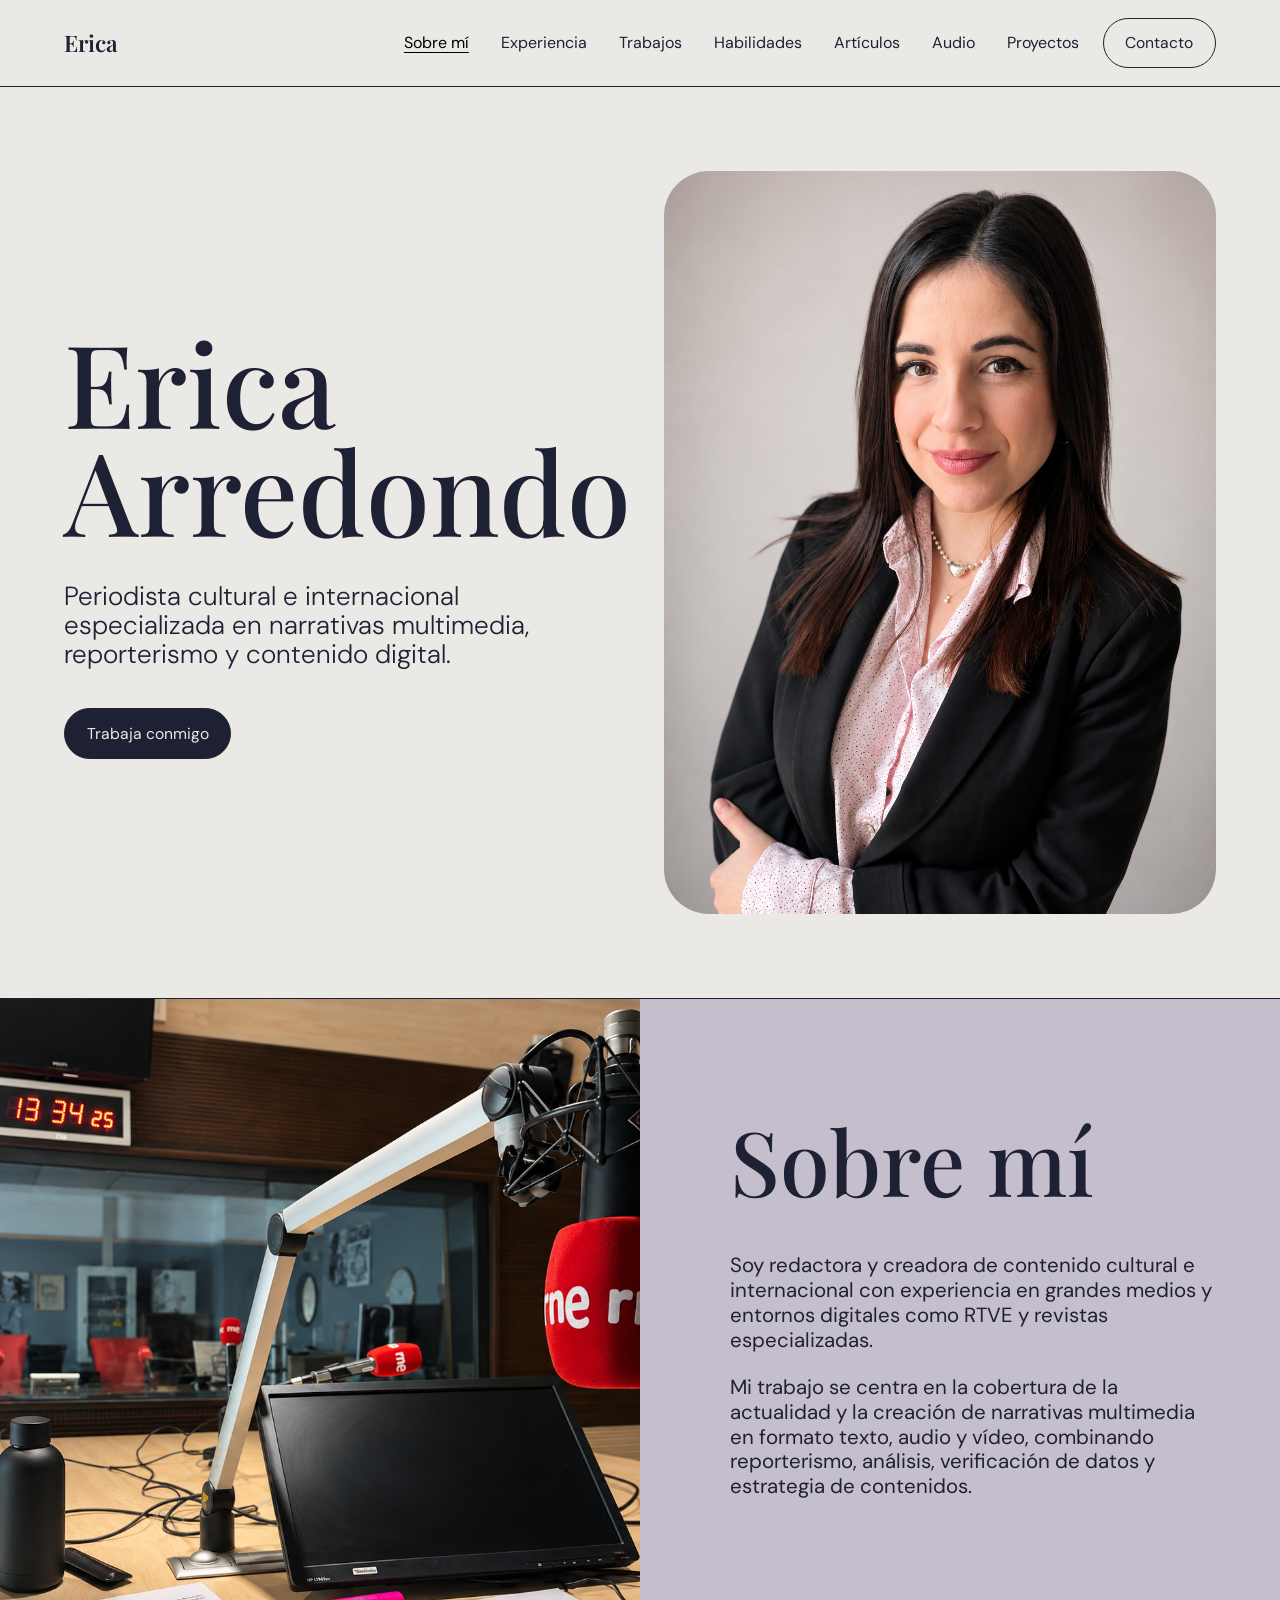
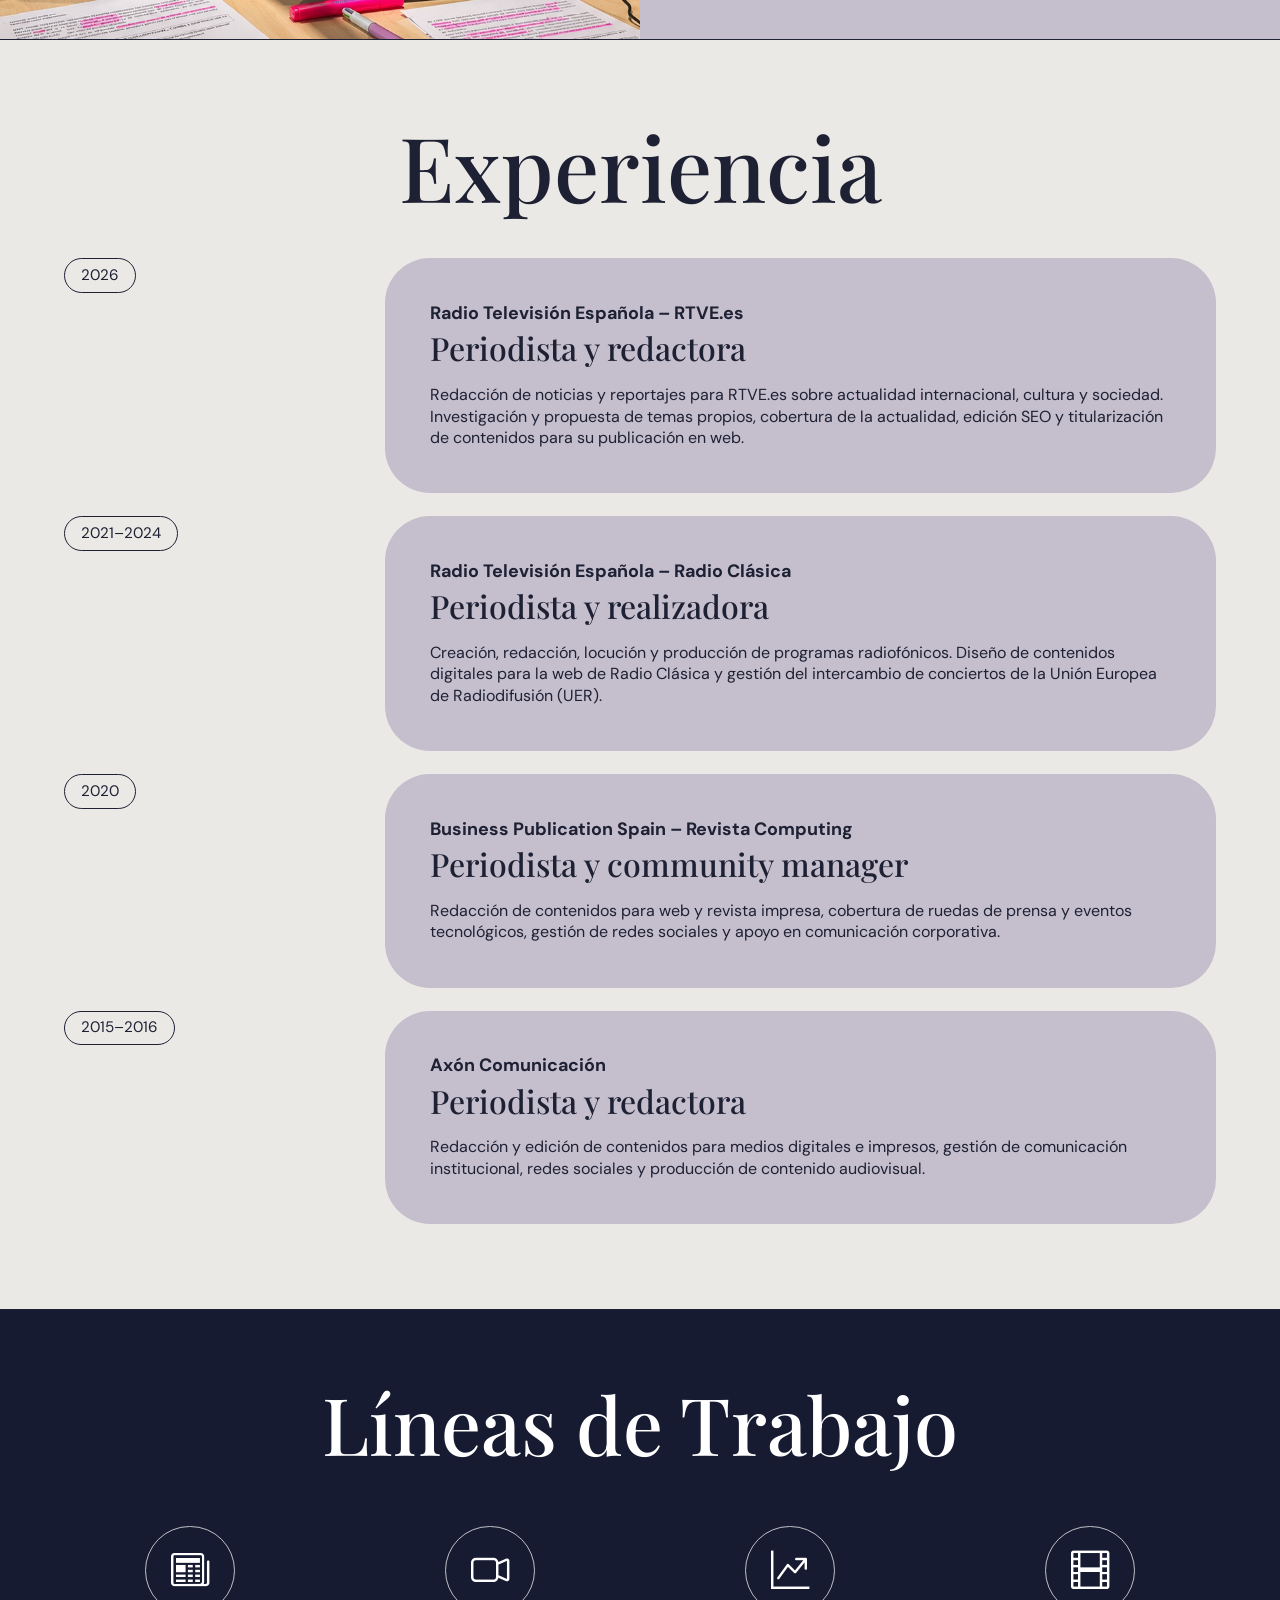
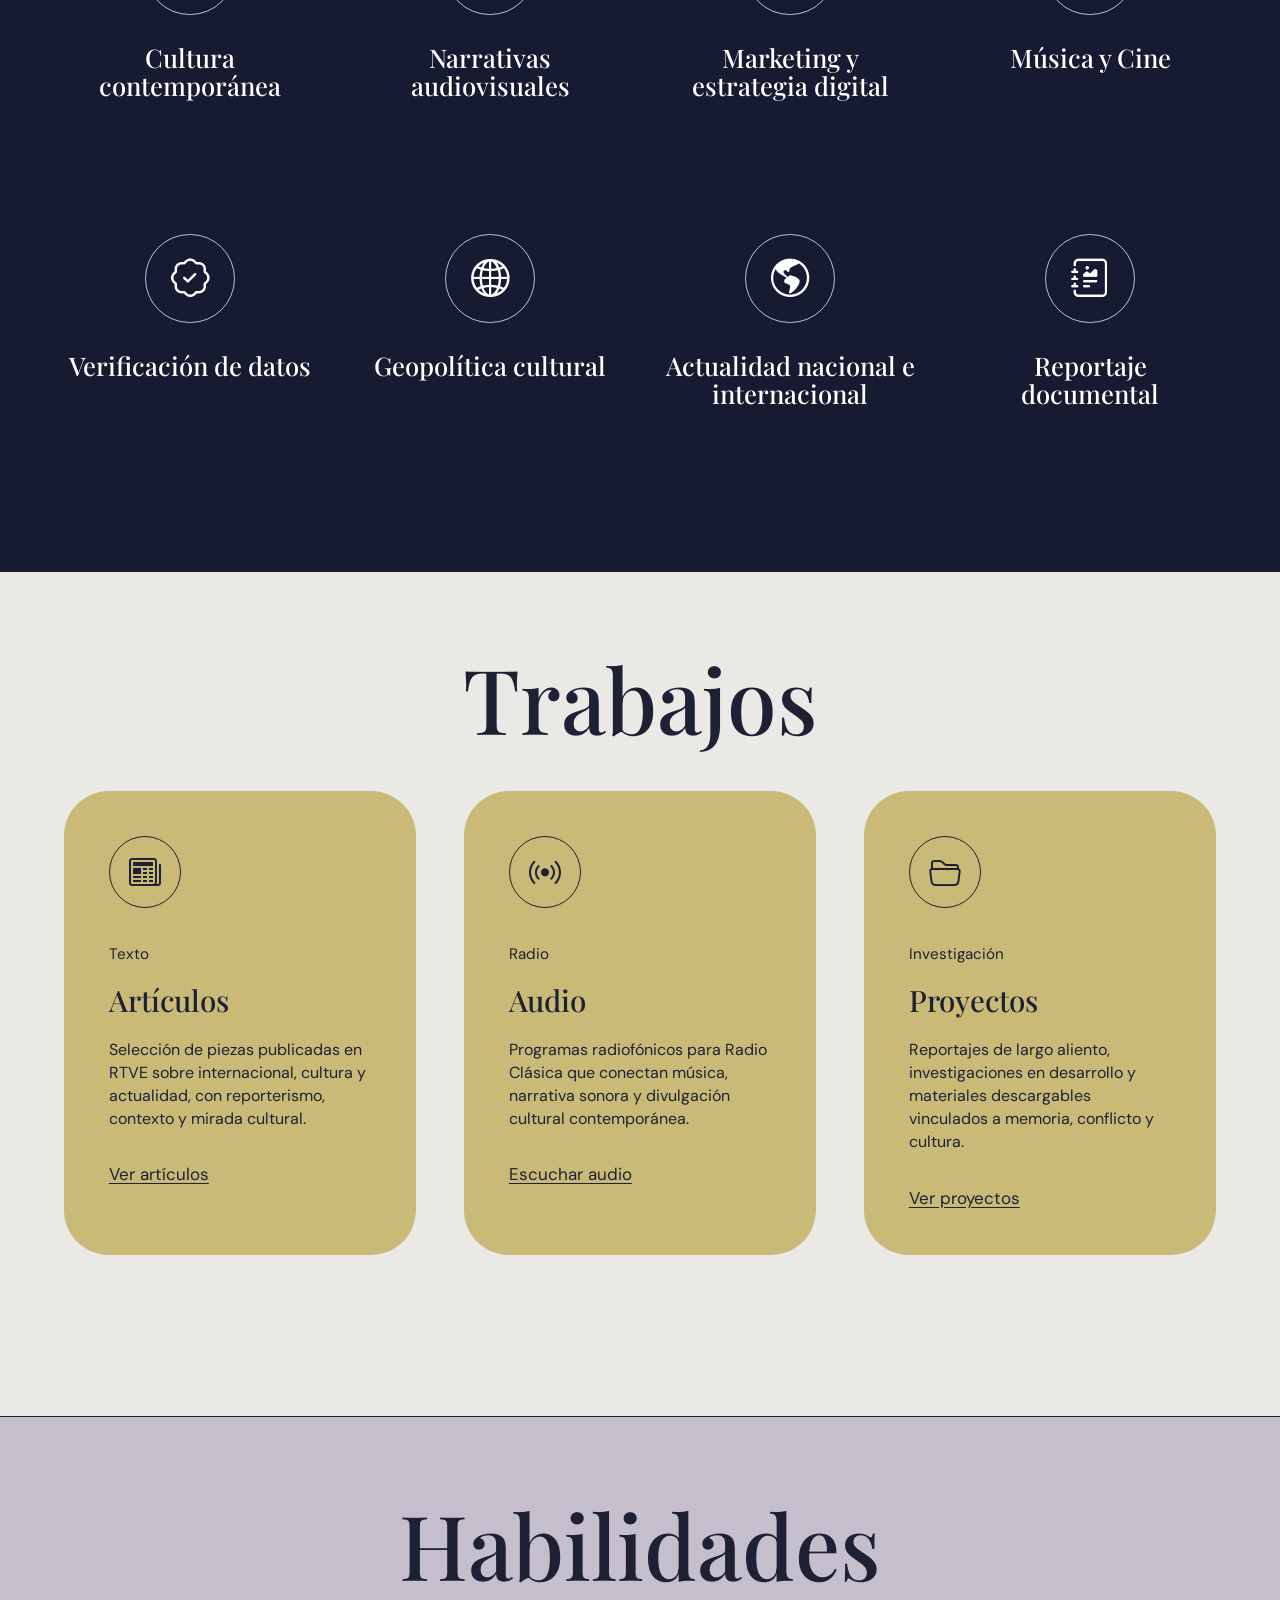
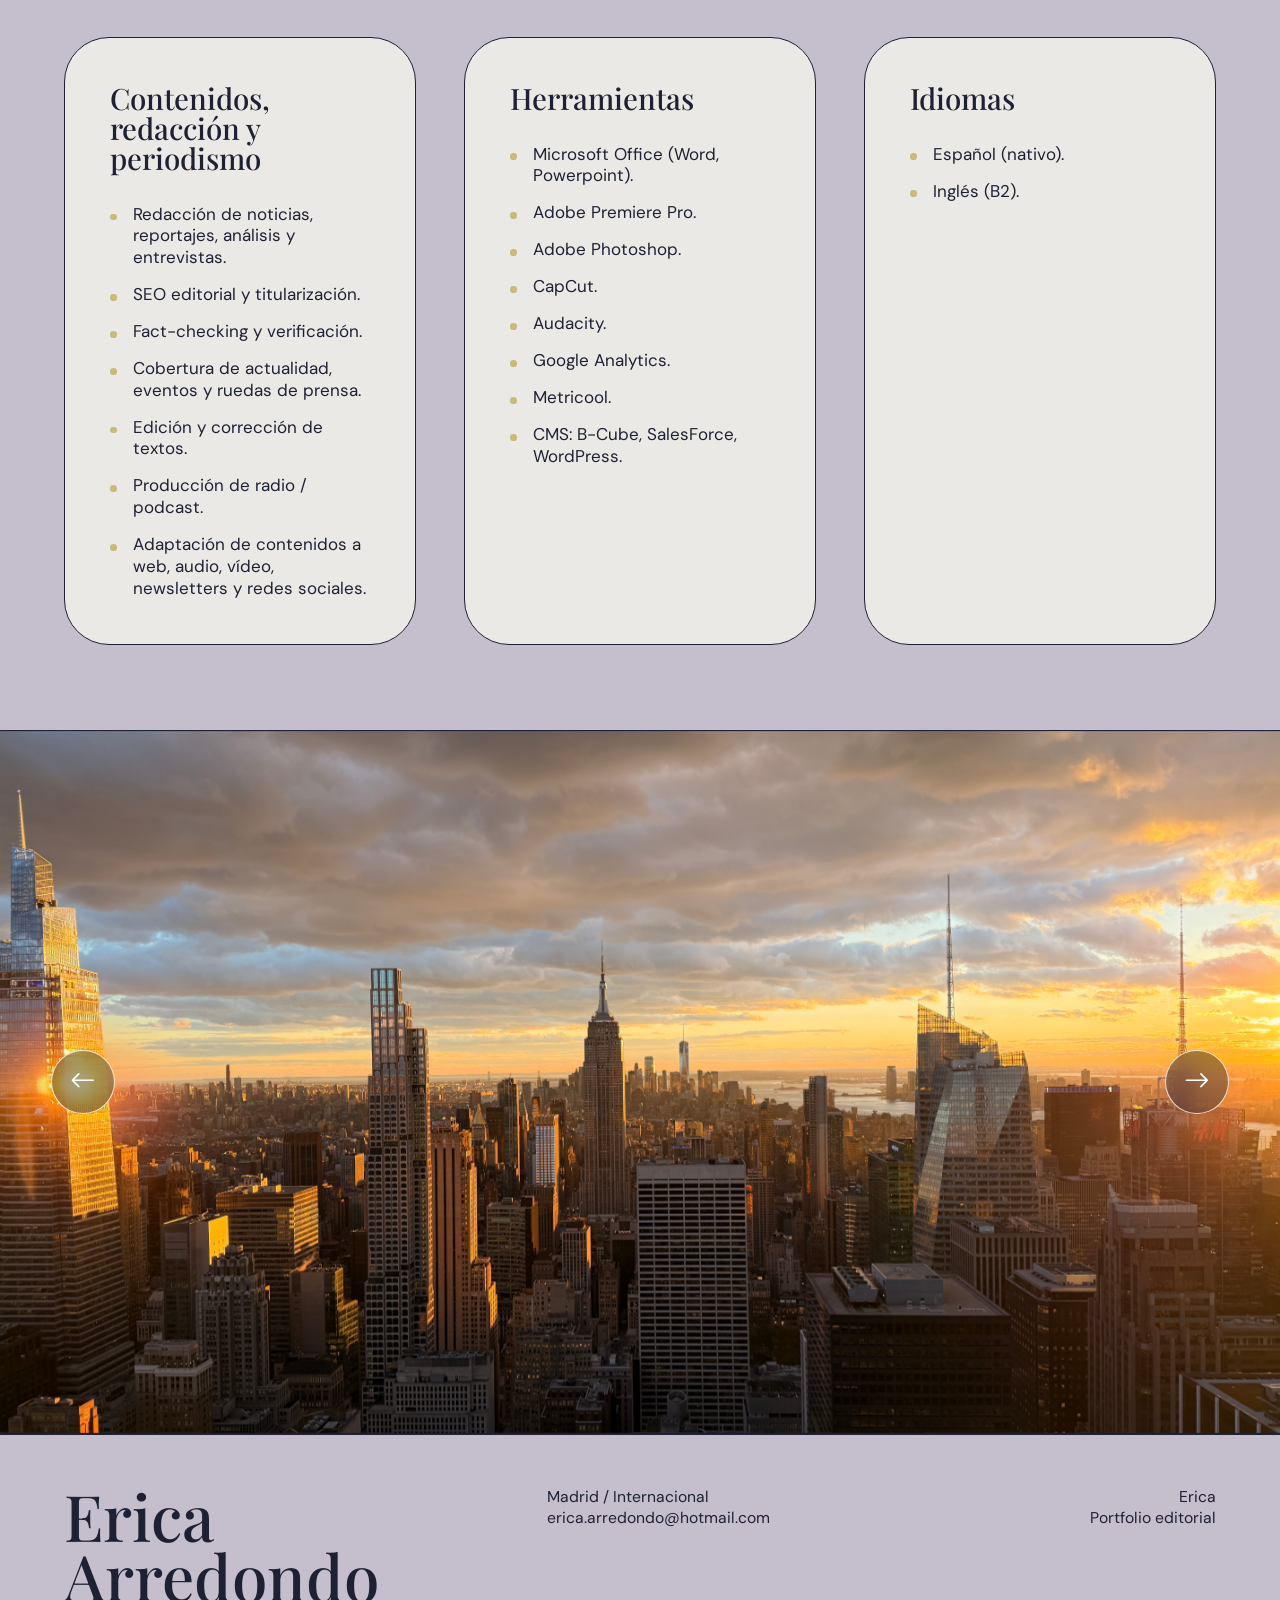
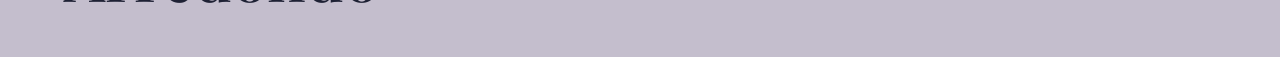
<file: index.html>
<!doctype html>
<html lang="es">
  <head>
    <meta charset="utf-8">
    <meta name="viewport" content="width=device-width, initial-scale=1">
    <meta name="description" content="Portfolio de Erica, periodista cultural e internacional especializada en narrativas multimedia.">
    <title>Erica</title>
    <link rel="preconnect" href="https://fonts.googleapis.com">
    <link rel="preconnect" href="https://fonts.gstatic.com" crossorigin>
    <link href="https://fonts.googleapis.com/css2?family=DM+Sans:wght@300;400;500;700&family=Playfair+Display:wght@500;600&display=swap" rel="stylesheet">
    <link href="https://cdn.jsdelivr.net/npm/bootstrap@5.3.3/dist/css/bootstrap.min.css" rel="stylesheet">
    <link href="https://cdn.jsdelivr.net/npm/bootstrap-icons@1.11.3/font/bootstrap-icons.css" rel="stylesheet">
    <link rel="stylesheet" href="css/style.css">
  </head>
  <body data-page="index">
    <div data-include="partials/navbar.html"></div>

    <main>
      <section class="hero section-divider">
        <div class="container-fluid page-shell">
          <div class="row g-4 g-lg-5 align-items-stretch">
            <div class="col-lg-6 hero-copy">
              <h1>Erica Arredondo</h1>
              <p class="hero-subtitle">Periodista cultural e internacional especializada en narrativas multimedia, reporterismo y contenido digital.</p>
              <a class="btn btn-dark hero-button" href="mailto:erica.arredondo@hotmail.com">Trabaja conmigo</a>
            </div>
            <div class="col-lg-6">
              <figure class="hero-image">
                <img src="images/hero.png" alt="Retrato editorial">
              </figure>
            </div>
          </div>
        </div>
      </section>

      <section id="sobre-mi" class="about section-divider">
        <div class="container-fluid px-0">
          <div class="row g-0 align-items-stretch">
            <div class="col-lg-6 order-2 order-lg-1">
              <figure class="about-image">
                <img src="images/about.png" alt="Mesa de trabajo con portátil">
              </figure>
            </div>
            <div class="col-lg-6 order-1 order-lg-2 about-copy">
              <h2>Sobre mí</h2>
              <p>
                Soy redactora y creadora de contenido cultural e internacional con experiencia en grandes medios y entornos digitales como RTVE y revistas especializadas.
              </p>
              <p>
                Mi trabajo se centra en la cobertura de la actualidad y la creación de narrativas multimedia en formato texto, audio y vídeo, combinando reporterismo, análisis, verificación de datos y estrategia de contenidos.
              </p>
            </div>
          </div>
        </div>
      </section>

      <section id="experiencia" class="experience section-divider">
        <div class="container-fluid page-shell">
          <div class="experience-heading">
            <h2>Experiencia</h2>
          </div>
          <div class="experience-list">
            <article class="experience-item">
              <div class="experience-date">2026</div>
              <div class="experience-content">
                <p class="experience-company">Radio Televisión Española – RTVE.es</p>
                <h3>Periodista y redactora</h3>
                <p>Redacción de noticias y reportajes para RTVE.es sobre actualidad internacional, cultura y sociedad. Investigación y propuesta de temas propios, cobertura de la actualidad, edición SEO y titularización de contenidos para su publicación en web.</p>
              </div>
            </article>
            <article class="experience-item">
              <div class="experience-date">2021–2024</div>
              <div class="experience-content">
                <p class="experience-company">Radio Televisión Española – Radio Clásica</p>
                <h3>Periodista y realizadora</h3>
                <p>Creación, redacción, locución y producción de programas radiofónicos. Diseño de contenidos digitales para la web de Radio Clásica y gestión del intercambio de conciertos de la Unión Europea de Radiodifusión (UER).</p>
              </div>
            </article>
            <article class="experience-item">
              <div class="experience-date">2020</div>
              <div class="experience-content">
                <p class="experience-company">Business Publication Spain – Revista Computing</p>
                <h3>Periodista y community manager</h3>
                <p>Redacción de contenidos para web y revista impresa, cobertura de ruedas de prensa y eventos tecnológicos, gestión de redes sociales y apoyo en comunicación corporativa.</p>
              </div>
            </article>
            <article class="experience-item">
              <div class="experience-date">2015–2016</div>
              <div class="experience-content">
                <p class="experience-company">Axón Comunicación</p>
                <h3>Periodista y redactora</h3>
                <p>Redacción y edición de contenidos para medios digitales e impresos, gestión de comunicación institucional, redes sociales y producción de contenido audiovisual.</p>
              </div>
            </article>
          </div>
        </div>
      </section>

      <section class="expertise section-divider">
        <div class="container-fluid page-shell">
          <h2>Líneas de Trabajo</h2>
          <div class="row row-cols-1 row-cols-sm-2 row-cols-lg-4 g-4 g-xl-5">
            <div class="col">
              <article class="expertise-item">
                <i class="bi bi-newspaper"></i>
                <h3>Cultura contemporánea</h3>
              </article>
            </div>
            <div class="col">
              <article class="expertise-item">
                <i class="bi bi-camera-video"></i>
                <h3>Narrativas audiovisuales</h3>
              </article>
            </div>
            <div class="col">
              <article class="expertise-item">
                <i class="bi bi-graph-up-arrow"></i>
                <h3>Marketing y estrategia digital</h3>
              </article>
            </div>
            <div class="col">
              <article class="expertise-item">
                <i class="bi bi-film"></i>
                <h3>Música y Cine</h3>
              </article>
            </div>
            <div class="col">
              <article class="expertise-item">
                <i class="bi bi-patch-check"></i>
                <h3>Verificación de datos</h3>
              </article>
            </div>
            <div class="col">
              <article class="expertise-item">
                <i class="bi bi-globe2"></i>
                <h3>Geopolítica cultural</h3>
              </article>
            </div>
            <div class="col">
              <article class="expertise-item">
                <i class="bi bi-globe-americas"></i>
                <h3>Actualidad nacional e internacional</h3>
              </article>
            </div>
            <div class="col">
              <article class="expertise-item">
                <i class="bi bi-journal-richtext"></i>
                <h3>Reportaje documental</h3>
              </article>
            </div>
          </div>
        </div>
      </section>

      <section id="trabajos" class="work section-divider">
        <div class="container-fluid page-shell">
          <h2>Trabajos</h2>
          <div class="row g-4 g-xl-5 work-grid">
            <div class="col-lg-4">
              <article class="work-card">
                <i class="bi bi-newspaper work-icon"></i>
                <p class="work-kicker">Texto</p>
                <h3>Artículos</h3>
                <p>Selección de piezas publicadas en RTVE sobre internacional, cultura y actualidad, con reporterismo, contexto y mirada cultural.</p>
                <a href="articulos.html">Ver artículos</a>
              </article>
            </div>
            <div class="col-lg-4">
              <article class="work-card">
                <i class="bi bi-broadcast work-icon"></i>
                <p class="work-kicker">Radio</p>
                <h3>Audio</h3>
                <p>Programas radiofónicos para Radio Clásica que conectan música, narrativa sonora y divulgación cultural contemporánea.</p>
                <a href="audio.html">Escuchar audio</a>
              </article>
            </div>
            <div class="col-lg-4">
              <article class="work-card">
                <i class="bi bi-folder2-open work-icon"></i>
                <p class="work-kicker">Investigación</p>
                <h3>Proyectos</h3>
                <p>Reportajes de largo aliento, investigaciones en desarrollo y materiales descargables vinculados a memoria, conflicto y cultura.</p>
                <a href="proyectos.html">Ver proyectos</a>
              </article>
            </div>
          </div>
        </div>
      </section>

      <section id="habilidades" class="skills section-divider">
        <div class="container-fluid page-shell">
          <h2>Habilidades</h2>
          <div class="row g-4 g-xl-5">
            <div class="col-lg-4">
              <article class="skill-card">
                <h3>Contenidos, redacción y periodismo</h3>
                <ul>
                  <li>Redacción de noticias, reportajes, análisis y entrevistas.</li>
                  <li>SEO editorial y titularización.</li>
                  <li>Fact-checking y verificación.</li>
                  <li>Cobertura de actualidad, eventos y ruedas de prensa.</li>
                  <li>Edición y corrección de textos.</li>
                  <li>Producción de radio / podcast.</li>
                  <li>Adaptación de contenidos a web, audio, vídeo, newsletters y redes sociales.</li>
                </ul>
              </article>
            </div>
            <div class="col-lg-4">
              <article class="skill-card">
                <h3>Herramientas</h3>
                <ul>
                  <li>Microsoft Office (Word, Powerpoint).</li>
                  <li>Adobe Premiere Pro.</li>
                  <li>Adobe Photoshop.</li>
                  <li>CapCut.</li>
                  <li>Audacity.</li>
                  <li>Google Analytics.</li>
                  <li>Metricool.</li>
                  <li>CMS: B-Cube, SalesForce, WordPress.</li>
                </ul>
              </article>
            </div>
            <div class="col-lg-4">
              <article class="skill-card">
                <h3>Idiomas</h3>
                <ul>
                  <li>Español (nativo).</li>
                  <li>Inglés (B2).</li>
                </ul>
              </article>
            </div>
          </div>
        </div>
      </section>

      <section class="image-slider section-divider" aria-label="Galería visual">
        <div id="visualSlider" class="carousel slide carousel-fade" data-bs-ride="carousel" data-bs-interval="5000">
          <div class="carousel-inner">
            <div class="carousel-item active" data-bs-interval="5000">
              <img src="images/slider-1.jpg" class="d-block w-100" alt="Trabajo visual de ejemplo 1">
            </div>
            <div class="carousel-item" data-bs-interval="5000">
              <img src="images/slider-2.jpg" class="d-block w-100" alt="Trabajo visual de ejemplo 2">
            </div>
            <div class="carousel-item" data-bs-interval="5000">
              <img src="images/slider-3.jpg" class="d-block w-100" alt="Trabajo visual de ejemplo 3">
            </div>
          </div>
          <button class="carousel-control-prev slider-arrow slider-arrow-prev" type="button" data-bs-target="#visualSlider" data-bs-slide="prev" aria-label="Imagen anterior">
            <span class="slider-arrow-icon" aria-hidden="true">
              <i class="bi bi-arrow-left"></i>
            </span>
          </button>
          <button class="carousel-control-next slider-arrow slider-arrow-next" type="button" data-bs-target="#visualSlider" data-bs-slide="next" aria-label="Imagen siguiente">
            <span class="slider-arrow-icon" aria-hidden="true">
              <i class="bi bi-arrow-right"></i>
            </span>
          </button>
        </div>
      </section>
    </main>

    <div data-include="partials/footer.html"></div>

    <script src="js/includes.js"></script>
    <script src="https://cdn.jsdelivr.net/npm/bootstrap@5.3.3/dist/js/bootstrap.bundle.min.js"></script>
  </body>
</html>
</file>
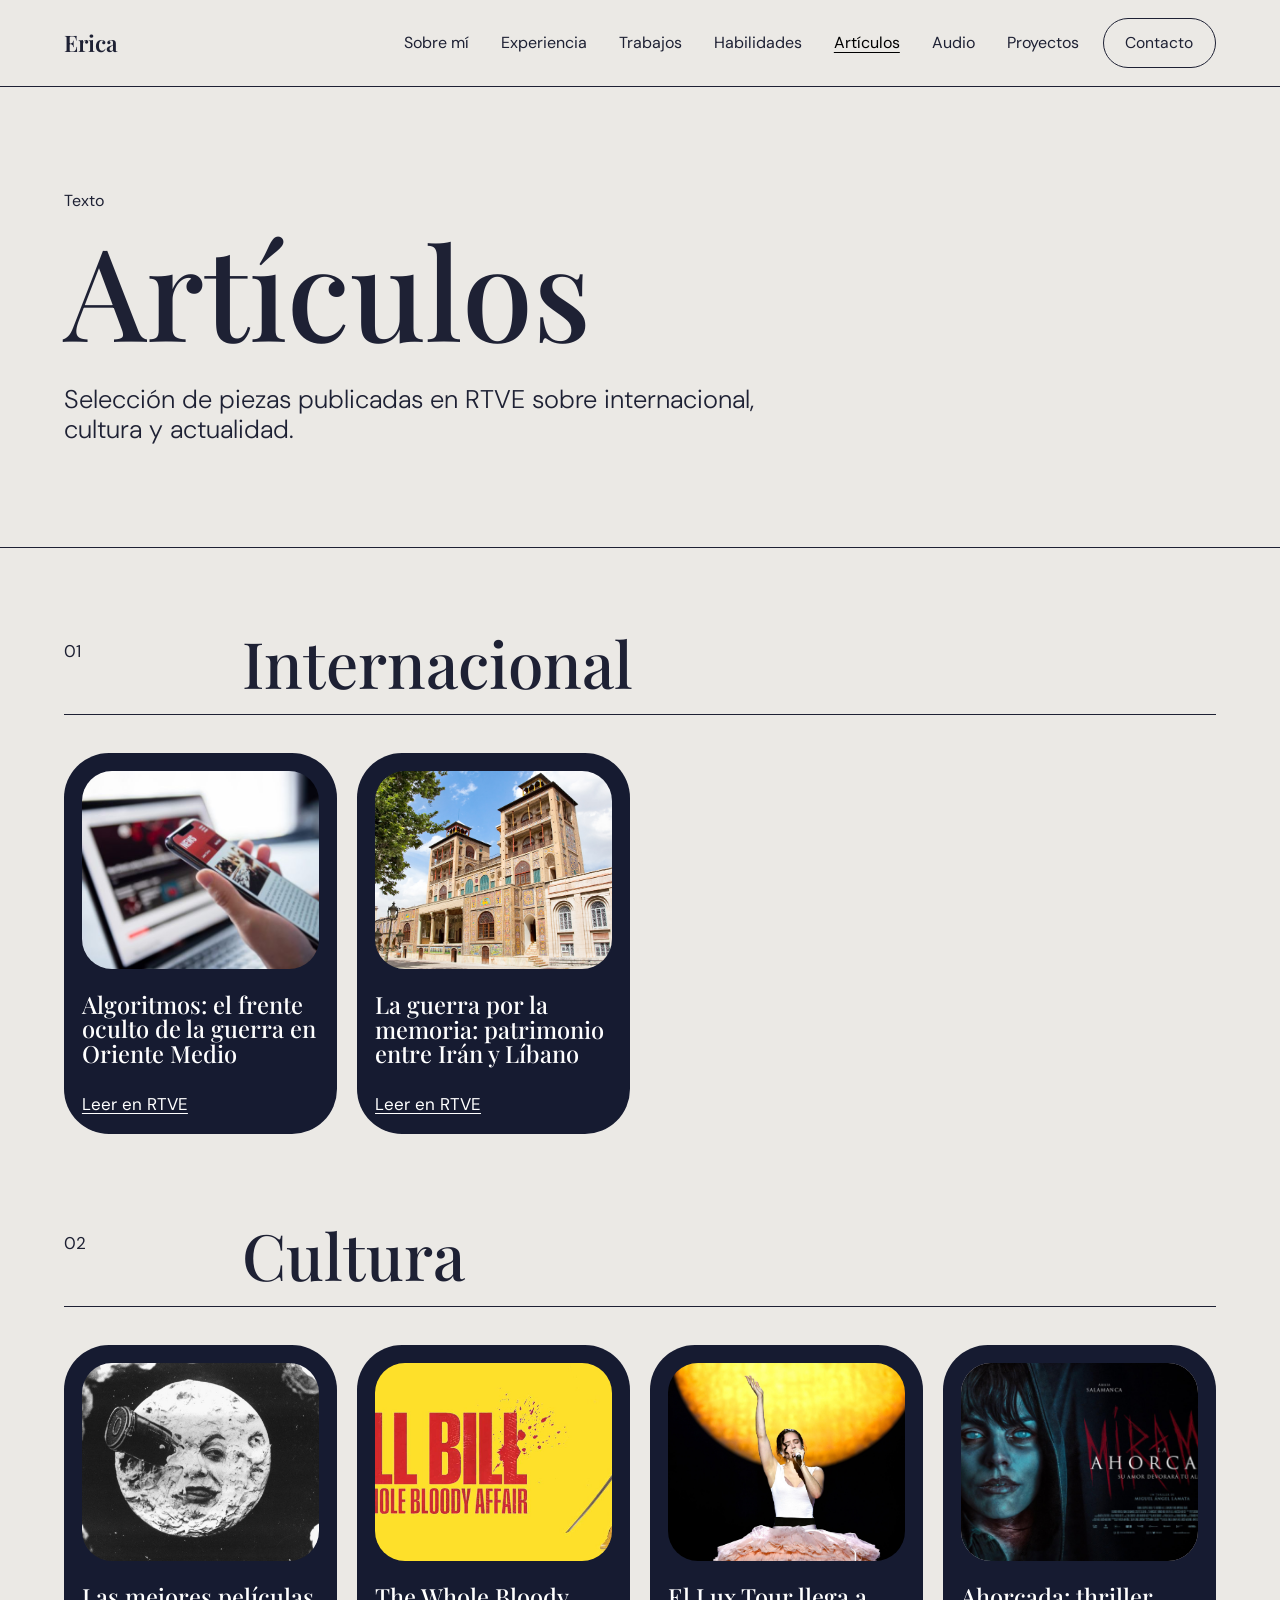
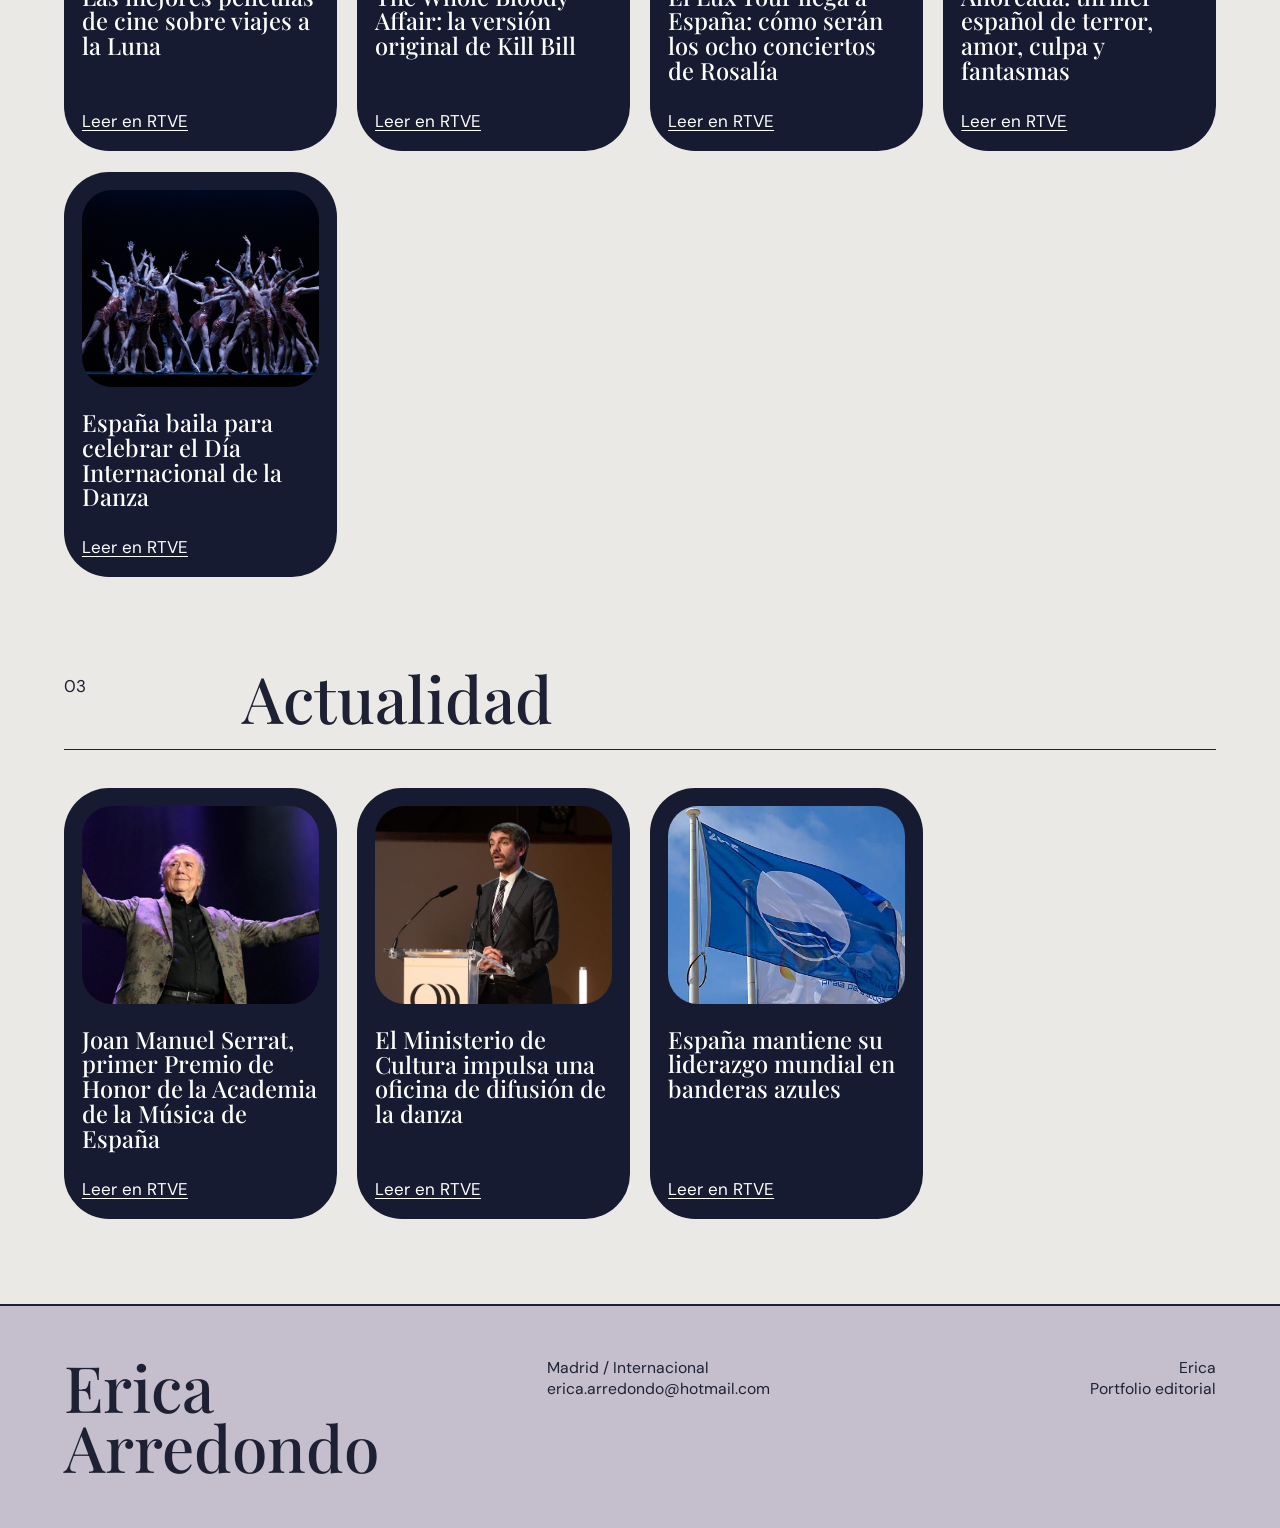
<file: articulos.html>
<!doctype html>
<html lang="es">
  <head>
    <meta charset="utf-8">
    <meta name="viewport" content="width=device-width, initial-scale=1">
    <meta name="description" content="Artículos publicados por Erica Arredondo.">
    <title>Artículos | Erica</title>
    <link rel="preconnect" href="https://fonts.googleapis.com">
    <link rel="preconnect" href="https://fonts.gstatic.com" crossorigin>
    <link href="https://fonts.googleapis.com/css2?family=DM+Sans:wght@300;400;500;700&family=Playfair+Display:wght@500;600&display=swap" rel="stylesheet">
    <link href="https://cdn.jsdelivr.net/npm/bootstrap@5.3.3/dist/css/bootstrap.min.css" rel="stylesheet">
    <link href="https://cdn.jsdelivr.net/npm/bootstrap-icons@1.11.3/font/bootstrap-icons.css" rel="stylesheet">
    <link rel="stylesheet" href="css/style.css">
  </head>
  <body data-page="articulos">
    <div data-include="partials/navbar.html"></div>

    <main>
      <section class="listing-hero section-divider">
        <div class="container-fluid page-shell">
          <p class="listing-kicker">Texto</p>
          <h1>Artículos</h1>
          <p>Selección de piezas publicadas en RTVE sobre internacional, cultura y actualidad.</p>
        </div>
      </section>

      <section class="listing-section section-divider">
        <div class="container-fluid page-shell">
          <div class="category-block">
            <div class="category-heading">
              <p>01</p>
              <h2>Internacional</h2>
            </div>
            <div class="entry-grid">
              <article class="entry-card">
                <figure class="entry-media">
                  <img src="images/articulos/algoritmos-guerra-oriente-medio.jpg" alt="">
                </figure>
                <p class="entry-meta">RTVE · Internacional</p>
                <h3>Algoritmos: el frente oculto de la guerra en Oriente Medio</h3>
                <a href="https://www.rtve.es/noticias/20260502/algoritmos-frente-oculto-guerra-oriente-medio/17035298.shtml" target="_blank" rel="noopener">Leer en RTVE</a>
              </article>
              <article class="entry-card">
                <figure class="entry-media">
                  <img src="images/articulos/guerra-memoria-patrimonio-iran-libano.jpg" alt="">
                </figure>
                <p class="entry-meta">RTVE · Internacional</p>
                <h3>La guerra por la memoria: patrimonio entre Irán y Líbano</h3>
                <a href="https://www.rtve.es/noticias/20260404/guerra-memoria-patrimonio-iran-libano/17006484.shtml" target="_blank" rel="noopener">Leer en RTVE</a>
              </article>
            </div>
          </div>

          <div class="category-block">
            <div class="category-heading">
              <p>02</p>
              <h2>Cultura</h2>
            </div>
            <div class="entry-grid">
              <article class="entry-card">
                <figure class="entry-media">
                  <img src="images/articulos/cine-viaje-luna.jpg" alt="">
                </figure>
                <p class="entry-meta">RTVE · Cine</p>
                <h3>Las mejores películas de cine sobre viajes a la Luna</h3>
                <a href="https://www.rtve.es/noticias/20260410/mejores-peliculas-cine-viaje-luna-nasa-artemis-artemis-ii/17015625.shtml" target="_blank" rel="noopener">Leer en RTVE</a>
              </article>
              <article class="entry-card">
                <figure class="entry-media">
                  <img src="images/articulos/kill-bill-whole-bloody-affair.jpg" alt="">
                </figure>
                <p class="entry-meta">RTVE · Cine</p>
                <h3>The Whole Bloody Affair: la versión original de Kill Bill</h3>
                <a href="https://www.rtve.es/noticias/20260414/whole-bloody-affair-version-tarantino-original-kill-bill-quentin/17021137.shtml" target="_blank" rel="noopener">Leer en RTVE</a>
              </article>
              <article class="entry-card">
                <figure class="entry-media">
                  <img src="images/articulos/rosalia-lux-tour.jpg" alt="">
                </figure>
                <p class="entry-meta">RTVE · Música</p>
                <h3>El Lux Tour llega a España: cómo serán los ocho conciertos de Rosalía</h3>
                <a href="https://www.rtve.es/noticias/20260329/lux-tour-llega-a-espana-como-seran-ocho-conciertos-rosalia/17000130.shtml" target="_blank" rel="noopener">Leer en RTVE</a>
              </article>
              <article class="entry-card">
                <figure class="entry-media">
                  <img src="images/articulos/ahorcada-thriller.png" alt="">
                </figure>
                <p class="entry-meta">RTVE · Cine</p>
                <h3>Ahorcada: thriller español de terror, amor, culpa y fantasmas</h3>
                <a href="https://www.rtve.es/noticias/20260424/ahorcada-thriller-espanol-terror-amor-culpa-fantasmas/17039009.shtml" target="_blank" rel="noopener">Leer en RTVE</a>
              </article>
              <article class="entry-card">
                <figure class="entry-media">
                  <img src="images/articulos/dia-internacional-danza.jpg" alt="">
                </figure>
                <p class="entry-meta">RTVE · Danza</p>
                <h3>España baila para celebrar el Día Internacional de la Danza</h3>
                <a href="https://www.rtve.es/noticias/20260429/espana-baila-celebrar-dia-internacional-danza-agenda-espectaculos-escenicos/17044566.shtml" target="_blank" rel="noopener">Leer en RTVE</a>
              </article>
            </div>
          </div>
          <div class="category-block">
            <div class="category-heading">
              <p>03</p>
              <h2>Actualidad</h2>
            </div>
            <div class="entry-grid">
              <article class="entry-card">
                <figure class="entry-media">
                  <img src="images/articulos/serrat-premio-honor.jpg" alt="">
                </figure>
                <p class="entry-meta">RTVE · Música</p>
                <h3>Joan Manuel Serrat, primer Premio de Honor de la Academia de la Música de España</h3>
                <a href="https://www.rtve.es/noticias/20260512/joan-manuel-serrat-primer-premio-honor-academia-musica-espana/17065113.shtml" target="_blank" rel="noopener">Leer en RTVE</a>
              </article>
              <article class="entry-card">
                <figure class="entry-media">
                  <img src="images/articulos/oficina-difusion-danza.jpg" alt="">
                </figure>
                <p class="entry-meta">RTVE · Cultura</p>
                <h3>El Ministerio de Cultura impulsa una oficina de difusión de la danza</h3>
                <a href="https://www.rtve.es/noticias/20260429/ministerio-cultura-oficina-difusion-danza-proyeccion-sector-inaem-odd/17046440.shtml" target="_blank" rel="noopener">Leer en RTVE</a>
              </article>
              <article class="entry-card">
                <figure class="entry-media">
                  <img src="images/articulos/banderas-azules.jpg" alt="">
                </figure>
                <p class="entry-meta">RTVE · Actualidad</p>
                <h3>España mantiene su liderazgo mundial en banderas azules</h3>
                <a href="https://www.rtve.es/noticias/20260505/espana-mantiene-liderazgo-mundial-banderas-azules-distintivos-banderas-azules/17054290.shtml" target="_blank" rel="noopener">Leer en RTVE</a>
              </article>
            </div>
          </div>
        </div>
      </section>
    </main>

    <div data-include="partials/footer.html"></div>

    <script src="js/includes.js"></script>
    <script src="https://cdn.jsdelivr.net/npm/bootstrap@5.3.3/dist/js/bootstrap.bundle.min.js"></script>
  </body>
</html>
</file>
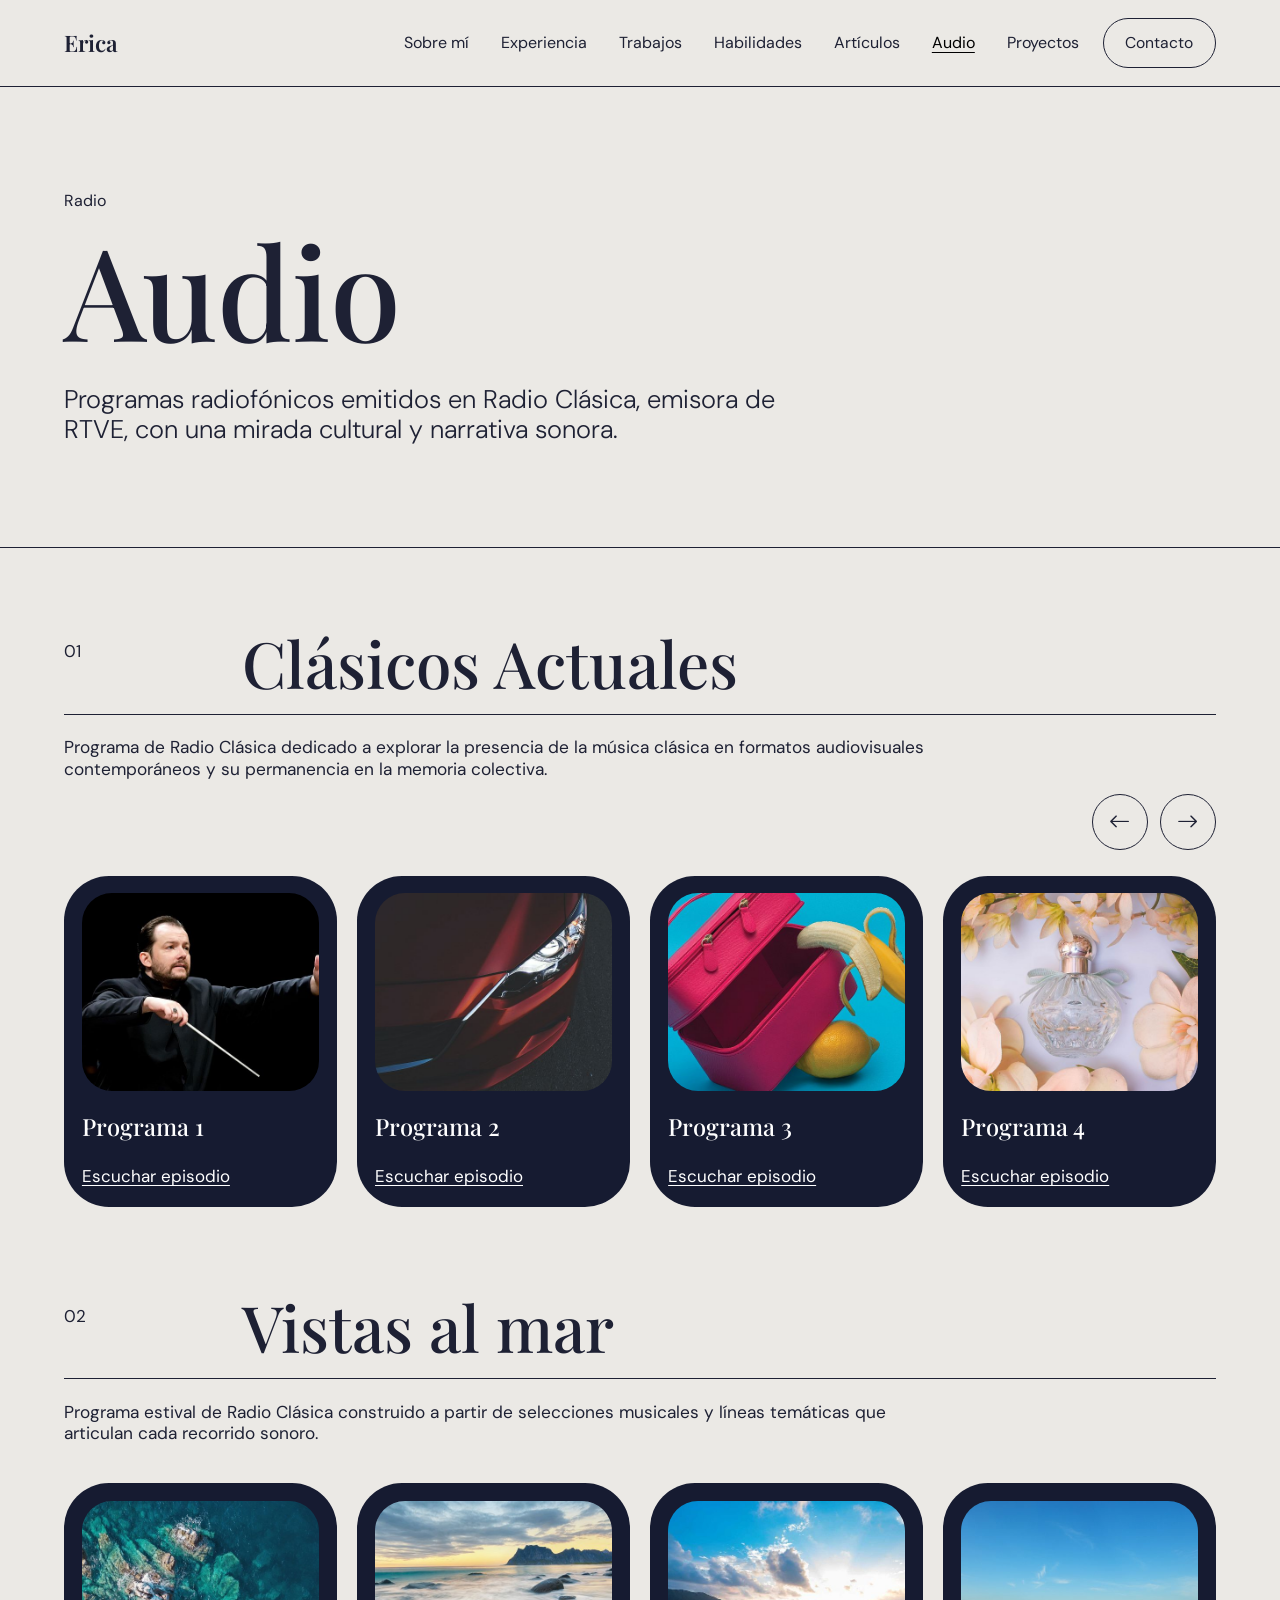
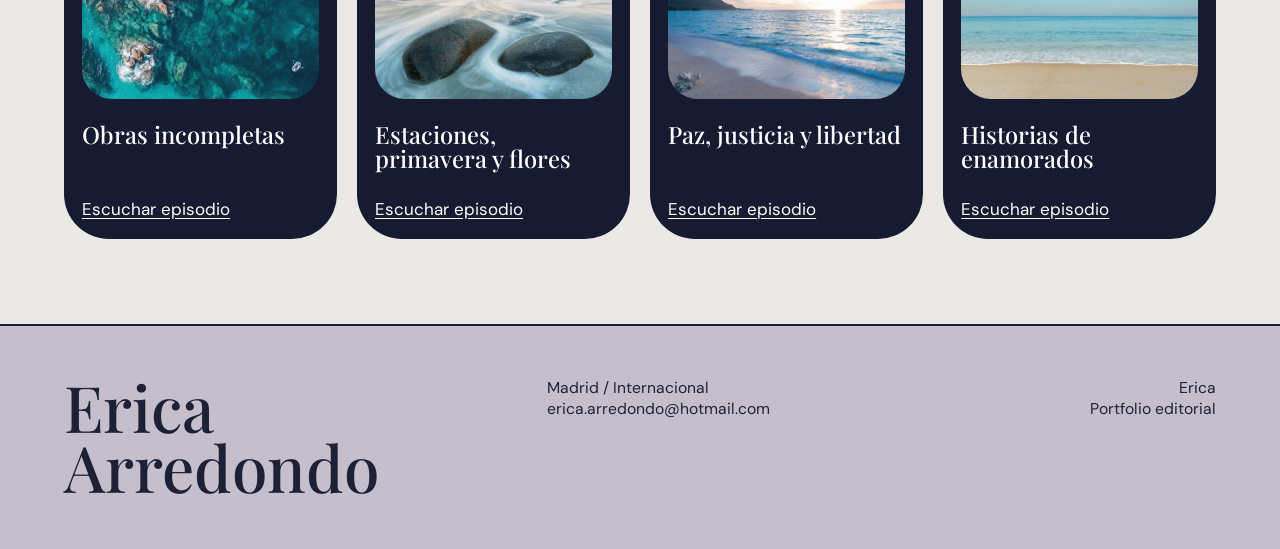
<file: audio.html>
<!doctype html>
<html lang="es">
  <head>
    <meta charset="utf-8">
    <meta name="viewport" content="width=device-width, initial-scale=1">
    <meta name="description" content="Trabajos de audio de Erica Arredondo.">
    <title>Audio | Erica</title>
    <link rel="preconnect" href="https://fonts.googleapis.com">
    <link rel="preconnect" href="https://fonts.gstatic.com" crossorigin>
    <link href="https://fonts.googleapis.com/css2?family=DM+Sans:wght@300;400;500;700&family=Playfair+Display:wght@500;600&display=swap" rel="stylesheet">
    <link href="https://cdn.jsdelivr.net/npm/bootstrap@5.3.3/dist/css/bootstrap.min.css" rel="stylesheet">
    <link href="https://cdn.jsdelivr.net/npm/bootstrap-icons@1.11.3/font/bootstrap-icons.css" rel="stylesheet">
    <link rel="stylesheet" href="css/style.css">
  </head>
  <body data-page="audio">
    <div data-include="partials/navbar.html"></div>

    <main>
      <section class="listing-hero section-divider">
        <div class="container-fluid page-shell">
          <p class="listing-kicker">Radio</p>
          <h1>Audio</h1>
          <p>Programas radiofónicos emitidos en Radio Clásica, emisora de RTVE, con una mirada cultural y narrativa sonora.</p>
        </div>
      </section>

      <section class="listing-section section-divider">
        <div class="container-fluid page-shell">
          <div class="category-block">
            <div class="category-heading">
              <p>01</p>
              <h2>Clásicos Actuales</h2>
            </div>
            <p class="category-intro">Programa de Radio Clásica dedicado a explorar la presencia de la música clásica en formatos audiovisuales contemporáneos y su permanencia en la memoria colectiva.</p>
            <div class="card-slider-controls" aria-label="Controles de Clásicos Actuales">
              <button class="card-slider-button" type="button" data-bs-target="#clasicosSlider" data-bs-slide="prev" aria-label="Programas anteriores">
                <i class="bi bi-arrow-left"></i>
              </button>
              <button class="card-slider-button" type="button" data-bs-target="#clasicosSlider" data-bs-slide="next" aria-label="Programas siguientes">
                <i class="bi bi-arrow-right"></i>
              </button>
            </div>
            <div id="clasicosSlider" class="carousel slide card-carousel" data-bs-interval="false">
              <div class="carousel-inner">
                <div class="carousel-item active">
                  <div class="entry-grid">
                    <article class="entry-card">
                      <figure class="entry-media">
                        <img src="images/clasicos-actuales/programa-01.jpg" alt="">
                      </figure>
                      <p class="entry-meta">Clásicos Actuales</p>
                      <h3>Programa 1</h3>
                      <a href="https://www.rtve.es/play/audios/clasicos-actuales/programa-1/6641056/" target="_blank" rel="noopener">Escuchar episodio</a>
                    </article>
                    <article class="entry-card">
                      <figure class="entry-media">
                        <img src="images/clasicos-actuales/programa-02.jpg" alt="">
                      </figure>
                      <p class="entry-meta">Clásicos Actuales</p>
                      <h3>Programa 2</h3>
                      <a href="https://www.rtve.es/play/audios/clasicos-actuales/programa-2-09-07-22/6646077/" target="_blank" rel="noopener">Escuchar episodio</a>
                    </article>
                    <article class="entry-card">
                      <figure class="entry-media">
                        <img src="images/clasicos-actuales/programa-03.jpg" alt="">
                      </figure>
                      <p class="entry-meta">Clásicos Actuales</p>
                      <h3>Programa 3</h3>
                      <a href="https://www.rtve.es/play/audios/clasicos-actuales/programa-3/6651064/" target="_blank" rel="noopener">Escuchar episodio</a>
                    </article>
                    <article class="entry-card">
                      <figure class="entry-media">
                        <img src="images/clasicos-actuales/programa-04.jpg" alt="">
                      </figure>
                      <p class="entry-meta">Clásicos Actuales</p>
                      <h3>Programa 4</h3>
                      <a href="https://www.rtve.es/play/audios/clasicos-actuales/programa-4-23-07-22/6656054/" target="_blank" rel="noopener">Escuchar episodio</a>
                    </article>
                  </div>
                </div>
                <div class="carousel-item">
                  <div class="entry-grid">
                    <article class="entry-card">
                      <figure class="entry-media">
                        <img src="images/clasicos-actuales/programa-05.jpg" alt="">
                      </figure>
                      <p class="entry-meta">Clásicos Actuales</p>
                      <h3>Programa 5</h3>
                      <a href="https://www.rtve.es/play/audios/clasicos-actuales/programa-5-30-07-22/6660755/" target="_blank" rel="noopener">Escuchar episodio</a>
                    </article>
                    <article class="entry-card">
                      <figure class="entry-media">
                        <img src="images/clasicos-actuales/programa-06.jpg" alt="">
                      </figure>
                      <p class="entry-meta">Clásicos Actuales</p>
                      <h3>Programa 6</h3>
                      <a href="https://www.rtve.es/play/audios/clasicos-actuales/programa-6-06-08-22/6665342/" target="_blank" rel="noopener">Escuchar episodio</a>
                    </article>
                    <article class="entry-card">
                      <figure class="entry-media">
                        <img src="images/clasicos-actuales/programa-07.jpg" alt="">
                      </figure>
                      <p class="entry-meta">Clásicos Actuales</p>
                      <h3>Programa 7</h3>
                      <a href="https://www.rtve.es/play/audios/clasicos-actuales/programa-7-13-08-22/6670197/" target="_blank" rel="noopener">Escuchar episodio</a>
                    </article>
                    <article class="entry-card">
                      <figure class="entry-media">
                        <img src="images/clasicos-actuales/programa-08.jpg" alt="">
                      </figure>
                      <p class="entry-meta">Clásicos Actuales</p>
                      <h3>Programa 8</h3>
                      <a href="https://www.rtve.es/play/audios/clasicos-actuales/programa-8-20-08-22/6674354/" target="_blank" rel="noopener">Escuchar episodio</a>
                    </article>
                  </div>
                </div>
                <div class="carousel-item">
                  <div class="entry-grid">
                    <article class="entry-card">
                      <figure class="entry-media">
                        <img src="images/clasicos-actuales/programa-09.jpg" alt="">
                      </figure>
                      <p class="entry-meta">Clásicos Actuales</p>
                      <h3>Programa 9</h3>
                      <a href="https://www.rtve.es/play/audios/clasicos-actuales/programa-9/6679200/" target="_blank" rel="noopener">Escuchar episodio</a>
                    </article>
                    <article class="entry-card">
                      <figure class="entry-media">
                        <img src="images/clasicos-actuales/programa-10.jpg" alt="">
                      </figure>
                      <p class="entry-meta">Clásicos Actuales</p>
                      <h3>Programa 10</h3>
                      <a href="https://www.rtve.es/play/audios/clasicos-actuales/programa-10-03-09-22/6683946/" target="_blank" rel="noopener">Escuchar episodio</a>
                    </article>
                    <article class="entry-card">
                      <figure class="entry-media">
                        <img src="images/clasicos-actuales/programa-11.jpg" alt="">
                      </figure>
                      <p class="entry-meta">Clásicos Actuales</p>
                      <h3>Programa 11</h3>
                      <a href="https://www.rtve.es/play/audios/clasicos-actuales/programa-11-10-09-22/6689059/" target="_blank" rel="noopener">Escuchar episodio</a>
                    </article>
                    <article class="entry-card">
                      <figure class="entry-media">
                        <img src="images/clasicos-actuales/programa-12.jpg" alt="">
                      </figure>
                      <p class="entry-meta">Clásicos Actuales</p>
                      <h3>Programa 12</h3>
                      <a href="https://www.rtve.es/play/audios/clasicos-actuales/17-09-022/6694146/" target="_blank" rel="noopener">Escuchar episodio</a>
                    </article>
                  </div>
                </div>
                <div class="carousel-item">
                  <div class="entry-grid">
                    <article class="entry-card">
                      <figure class="entry-media">
                        <img src="images/clasicos-actuales/programa-13.jpg" alt="">
                      </figure>
                      <p class="entry-meta">Clásicos Actuales</p>
                      <h3>Programa 13</h3>
                      <a href="https://www.rtve.es/play/audios/clasicos-actuales/programa-13/6699353/" target="_blank" rel="noopener">Escuchar episodio</a>
                    </article>
                  </div>
                </div>
              </div>
            </div>
          </div>

          <div class="category-block">
            <div class="category-heading">
              <p>02</p>
              <h2>Vistas al mar</h2>
            </div>
            <p class="category-intro">Programa estival de Radio Clásica construido a partir de selecciones musicales y líneas temáticas que articulan cada recorrido sonoro.</p>
            <div class="entry-grid">
              <article class="entry-card">
                <figure class="entry-media">
                  <img src="images/vistas-al-mar/obras-incompletas.jpg" alt="">
                </figure>
                <p class="entry-meta">Selección</p>
                <h3>Obras incompletas</h3>
                <a href="https://www.rtve.es/play/audios/vistas-al-mar/obras-incompletas-19-07-23/6937549/" target="_blank" rel="noopener">Escuchar episodio</a>
              </article>
              <article class="entry-card">
                <figure class="entry-media">
                  <img src="images/vistas-al-mar/estaciones-primavera-flores.jpg" alt="">
                </figure>
                <p class="entry-meta">Selección</p>
                <h3>Estaciones, primavera y flores</h3>
                <a href="https://www.rtve.es/play/audios/vistas-al-mar/estaciones-primavera-flores/6934911/" target="_blank" rel="noopener">Escuchar episodio</a>
              </article>
              <article class="entry-card">
                <figure class="entry-media">
                  <img src="images/vistas-al-mar/paz-justicia-libertad.jpg" alt="">
                </figure>
                <p class="entry-meta">Selección</p>
                <h3>Paz, justicia y libertad</h3>
                <a href="https://www.rtve.es/play/audios/vistas-al-mar/paz-justicia-libertad-18-07-23/6936798/" target="_blank" rel="noopener">Escuchar episodio</a>
              </article>
              <article class="entry-card">
                <figure class="entry-media">
                  <img src="images/vistas-al-mar/historias-enamorados.jpg" alt="">
                </figure>
                <p class="entry-meta">Selección</p>
                <h3>Historias de enamorados</h3>
                <a href="https://www.rtve.es/play/audios/vistas-al-mar/historias-enamorados-20-07-23/6938505/" target="_blank" rel="noopener">Escuchar episodio</a>
              </article>
            </div>
          </div>
        </div>
      </section>
    </main>

    <div data-include="partials/footer.html"></div>

    <script src="js/includes.js"></script>
    <script src="https://cdn.jsdelivr.net/npm/bootstrap@5.3.3/dist/js/bootstrap.bundle.min.js"></script>
  </body>
</html>
</file>
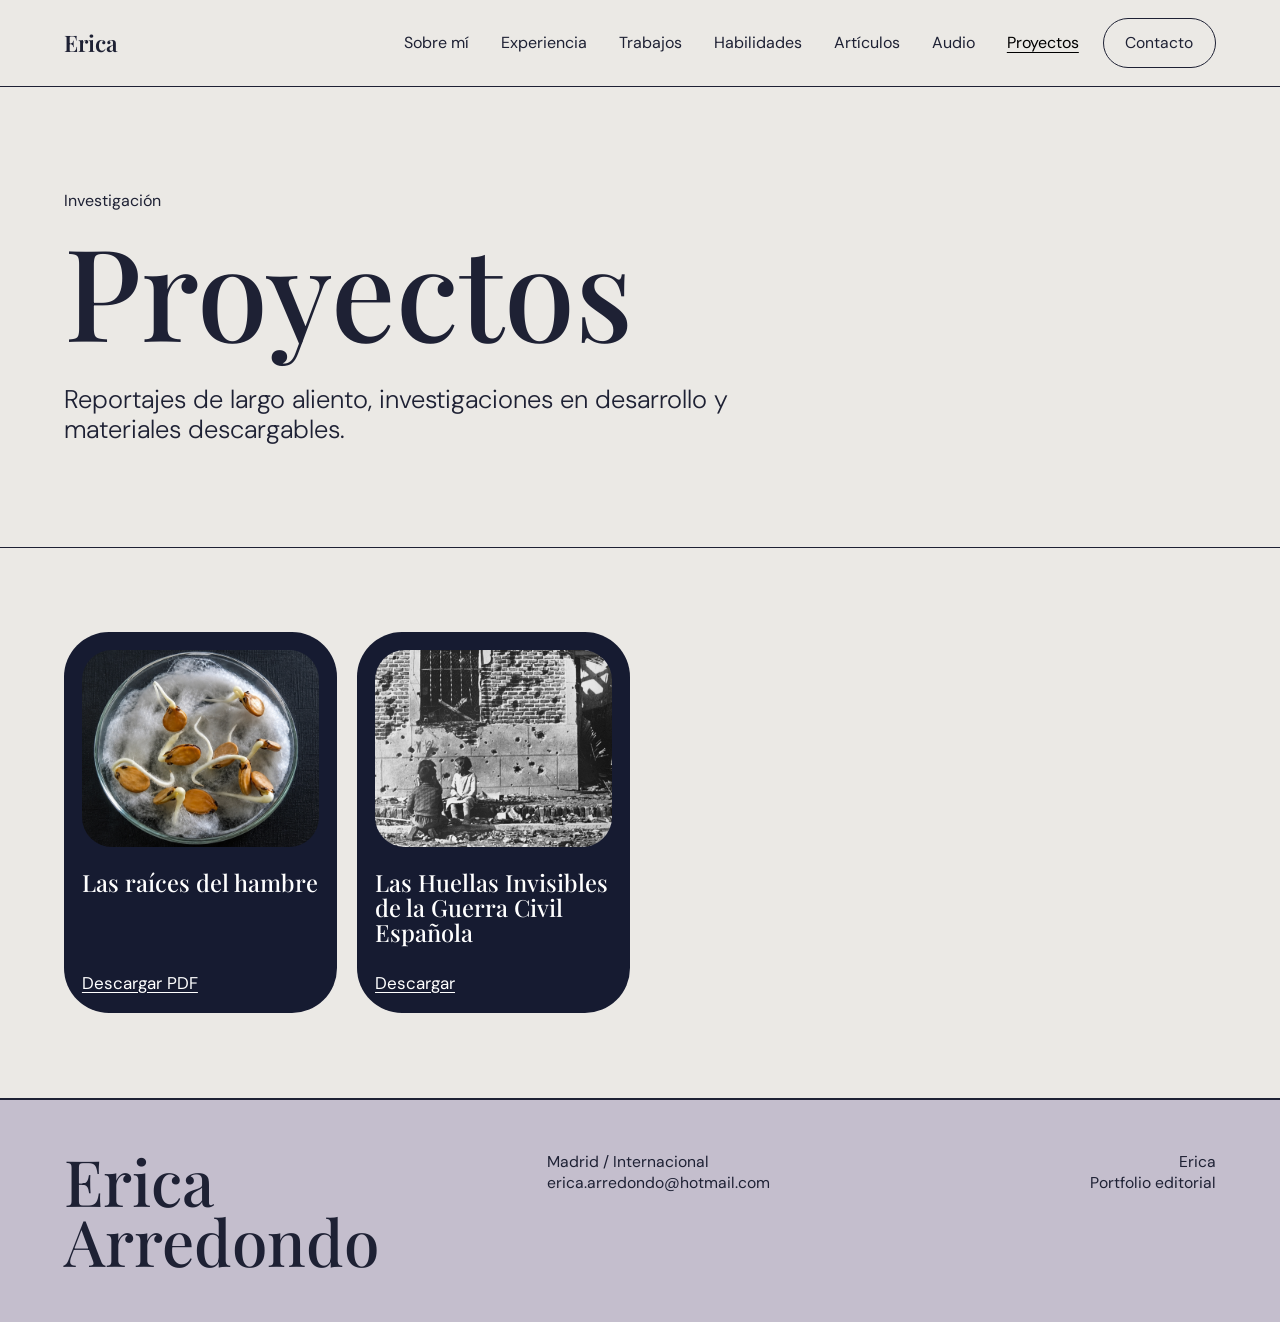
<file: proyectos.html>
<!doctype html>
<html lang="es">
  <head>
    <meta charset="utf-8">
    <meta name="viewport" content="width=device-width, initial-scale=1">
    <meta name="description" content="Proyectos de investigación y reportajes de Erica Arredondo.">
    <title>Proyectos | Erica</title>
    <link rel="preconnect" href="https://fonts.googleapis.com">
    <link rel="preconnect" href="https://fonts.gstatic.com" crossorigin>
    <link href="https://fonts.googleapis.com/css2?family=DM+Sans:wght@300;400;500;700&family=Playfair+Display:wght@500;600&display=swap" rel="stylesheet">
    <link href="https://cdn.jsdelivr.net/npm/bootstrap@5.3.3/dist/css/bootstrap.min.css" rel="stylesheet">
    <link href="https://cdn.jsdelivr.net/npm/bootstrap-icons@1.11.3/font/bootstrap-icons.css" rel="stylesheet">
    <link rel="stylesheet" href="css/style.css">
  </head>
  <body data-page="proyectos">
    <div data-include="partials/navbar.html"></div>

    <main>
      <section class="listing-hero section-divider">
        <div class="container-fluid page-shell">
          <p class="listing-kicker">Investigación</p>
          <h1>Proyectos</h1>
          <p>Reportajes de largo aliento, investigaciones en desarrollo y materiales descargables.</p>
        </div>
      </section>

      <section class="listing-section section-divider">
        <div class="container-fluid page-shell">
          <div class="entry-grid project-grid">
            <article class="entry-card project-card-wide">
              <figure class="entry-media">
                <img src="images/articulos/raices.png" alt="">
              </figure>
              <p class="entry-meta">Trabajo de fin de máster · Reportaje en desarrollo</p>
              <h3>Las raíces del hambre</h3>
              <p>Investigación periodística sobre el uso del hambre como estrategia política de control y destrucción más allá de su consideración como efecto colateral de los conflictos armados.</p>
              <p>Análisis comparativo entre contextos históricos y contemporáneos, desde el “Hungerplan” nazi a Sudán, Tigray o Palestina, con eje en la destrucción del banco de semillas de la UAWC en Hebrón en 2025.</p>
              <a href="downloads/las-raices-del-hambre.pdf" download>Descargar PDF</a>
            </article>
            <article class="entry-card entry-card-download">
              <figure class="entry-media">
                <img src="images/articulos/huellas.png" alt="">
              </figure>
              <p class="entry-meta">Descargable</p>
              <h3>Las Huellas Invisibles de la Guerra Civil Española</h3>
              <p>Documento preparado como pieza descargable del portfolio.</p>
              <a href="downloads/las-huellas-invisibles-guerra-civil-espanola.pdf" download>Descargar</a>
            </article>
          </div>
        </div>
      </section>
    </main>

    <div data-include="partials/footer.html"></div>

    <script src="js/includes.js"></script>
    <script src="https://cdn.jsdelivr.net/npm/bootstrap@5.3.3/dist/js/bootstrap.bundle.min.js"></script>
  </body>
</html>
</file>
<file: css/style.css>
:root {
  --paper: #ebe9e5;
  --ink: #1e2134;
  --navy: #161b31;
  --accent: #c9ba78;
  --soft-accent: #c4becd;
  --card: #c9ba78;
  --line: #1e2134;
  --serif: "Playfair Display", Georgia, serif;
  --sans: "DM Sans", Arial, sans-serif;
}

* {
  box-sizing: border-box;
}

html {
  scroll-behavior: smooth;
}

body {
  margin: 0;
  background: var(--paper);
  color: var(--ink);
  font-family: var(--sans);
  font-size: 17px;
  line-height: 1.45;
}

img {
  display: block;
  max-width: 100%;
}

a {
  color: inherit;
}

.page-shell {
  max-width: 2000px;
  padding-left: 5vw;
  padding-right: 5vw;
}

.site-header {
  background: var(--paper);
  border-bottom: 1.5px solid var(--line);
}

.navbar {
  min-height: 86px;
  padding: 0;
}

.navbar-brand {
  color: var(--ink);
  font-family: var(--serif);
  font-size: 1.42rem;
  font-weight: 600;
  padding: 0;
}

.navbar-nav {
  gap: clamp(0.95rem, 1.25vw, 1.45rem);
}

.nav-link {
  color: var(--ink);
  font-size: 1rem;
  padding: 0;
}

.nav-link:hover,
.navbar-brand:hover {
  color: var(--ink);
  opacity: 0.72;
}

.nav-link.active {
  text-decoration: underline;
  text-underline-offset: 0.25em;
}

.navbar-toggler {
  border: 0;
  border-radius: 0;
  padding: 0;
}

.navbar-toggler:focus {
  box-shadow: none;
}

.nav-cta,
.hero-button {
  border-radius: 999px;
  font-size: 0.98rem;
  padding: 0.78rem 1.35rem;
}

.nav-cta {
  border-color: var(--ink);
  color: var(--ink);
}

.nav-cta:hover {
  background: var(--ink);
  border-color: var(--ink);
  color: var(--paper);
}

.section-divider {
  border-bottom: 1.5px solid var(--line);
}

.hero,
.about,
.expertise,
.experience,
.work,
.skills {
  padding: clamp(4.2rem, 6.6vw, 8.5rem) 0;
}

.hero-copy {
  display: flex;
  flex-direction: column;
  justify-content: center;
  gap: clamp(1.5rem, 3vw, 3.5rem);
  min-height: 560px;
  padding-right: 2vw;
}

.hero h1,
.about h2,
.expertise h2,
.experience h2,
.work h2,
.skills h2 {
  font-family: var(--serif);
  font-weight: 500;
  letter-spacing: 0;
  line-height: 0.94;
}

.hero h1 {
  max-width: 760px;
  margin: 0;
  font-size: clamp(4.2rem, 9vw, 10.8rem);
}

.hero-subtitle {
  max-width: 760px;
  margin: 0;
  font-size: clamp(1.28rem, 2.05vw, 2.35rem);
  font-weight: 300;
  line-height: 1.12;
}

.hero-button {
  align-self: flex-start;
  background: var(--ink);
  border-color: var(--ink);
  color: var(--paper);
}

.hero-button:hover {
  background: transparent;
  color: var(--ink);
}

.hero-image {
  height: clamp(520px, 58vw, 760px);
  margin: 0;
  overflow: hidden;
  border-radius: 45px;
}

.hero-image img {
  width: 100%;
  height: 100%;
  object-fit: cover;
  object-position: 50% 16%;
}

.about {
  padding: 0;
  background: var(--soft-accent);
}

.about-copy {
  display: flex;
  min-height: 640px;
  flex-direction: column;
  justify-content: center;
  padding: clamp(3.5rem, 7vw, 8rem) 5vw clamp(3.5rem, 7vw, 8rem) clamp(3.5rem, 7vw, 8rem);
}

.about h2,
.experience h2,
.work h2,
.skills h2 {
  margin-bottom: clamp(2rem, 4vw, 4.5rem);
  font-size: clamp(3.4rem, 7vw, 8.4rem);
}

.about p {
  max-width: 820px;
  margin-bottom: 1.35rem;
  font-size: clamp(1.18rem, 1.6vw, 1.8rem);
  line-height: 1.22;
}

.about-image {
  height: 100%;
  margin: 0;
  overflow: hidden;
}

.about-image img {
  width: 100%;
  height: 100%;
  min-height: 640px;
  object-fit: cover;
}

.expertise {
  background: var(--navy);
  color: #fff;
  padding-top: clamp(4rem, 6vw, 7rem);
  padding-bottom: clamp(4rem, 6vw, 7rem);
}

.expertise h2 {
  margin-bottom: clamp(3rem, 5vw, 5.5rem);
  color: #fff;
  font-size: clamp(3.2rem, 6.2vw, 7.8rem);
  line-height: 0.95;
  text-align: center;
}

.expertise-item {
  display: flex;
  min-height: 260px;
  flex-direction: column;
  align-items: center;
  justify-content: flex-start;
  text-align: center;
}

.expertise-item i {
  display: grid;
  width: clamp(5rem, 7vw, 7.2rem);
  height: clamp(5rem, 7vw, 7.2rem);
  margin-bottom: 1.8rem;
  place-items: center;
  border: 1.5px solid rgba(255, 255, 255, 0.72);
  border-radius: 50%;
  background: transparent;
  color: #fff;
  font-size: clamp(2.15rem, 3vw, 3.25rem);
}

.expertise-item h3 {
  max-width: 260px;
  margin: 0;
  color: #fff;
  font-family: var(--serif);
  font-size: clamp(1.45rem, 2vw, 2rem);
  font-weight: 500;
  line-height: 1.08;
}

.experience {
  background: var(--paper);
}

.experience-heading {
  margin-bottom: clamp(2rem, 4vw, 4.5rem);
}

.experience h2 {
  margin: 0;
  line-height: 0.92;
  text-align: center;
}

.experience-list {
  display: grid;
  gap: clamp(1rem, 1.8vw, 1.6rem);
}

.experience-item {
  display: grid;
  grid-template-columns: minmax(8rem, 0.34fr) 1fr;
  gap: clamp(1.5rem, 3vw, 4rem);
}

.experience-date {
  width: fit-content;
  height: fit-content;
  border: 1.5px solid var(--line);
  border-radius: 999px;
  padding: 0.55rem 1rem;
  font-size: 0.95rem;
  line-height: 1;
}

.experience-content {
  max-width: 980px;
  min-height: 100%;
  padding: clamp(2rem, 3.5vw, 3.7rem);
  border-radius: 45px;
  background: var(--soft-accent);
}

.experience-company {
  margin: 0 0 0.5rem;
  font-size: clamp(1.08rem, 1.4vw, 1.35rem);
  font-weight: 700;
  line-height: 1.18;
}

.experience-content h3 {
  margin: 0 0 clamp(0.9rem, 1.5vw, 1.35rem);
  font-family: var(--serif);
  font-size: clamp(1.65rem, 2.5vw, 3rem);
  font-weight: 500;
  line-height: 1.02;
}

.experience-content p:last-child {
  max-width: 900px;
  margin: 0;
  font-size: clamp(1rem, 1.25vw, 1.18rem);
  line-height: 1.34;
}

.work h2 {
  text-align: center;
}

.skills h2 {
  text-align: center;
}

.work-grid {
  margin-bottom: clamp(3.5rem, 6vw, 7rem);
}

.work-card {
  min-height: 100%;
  padding: clamp(2rem, 3.5vw, 3.7rem);
  border-radius: 45px;
  background: var(--card);
}

.work-kicker {
  margin-bottom: 1.2rem;
  font-size: 0.95rem;
}

.work-icon {
  display: grid;
  width: 4.5rem;
  height: 4.5rem;
  margin-bottom: 2.2rem;
  place-items: center;
  border: 1.5px solid var(--ink);
  border-radius: 50%;
  font-size: 2rem;
}

.work-card h3 {
  margin-bottom: 1.4rem;
  font-family: var(--serif);
  font-size: clamp(1.7rem, 2.3vw, 2.55rem);
  font-weight: 500;
  line-height: 1.04;
}

.work-card p:not(.work-kicker) {
  font-size: 1rem;
}

.work-card a {
  display: inline-block;
  margin-top: 1rem;
  text-decoration: underline;
  text-underline-offset: 0.18em;
}

.skills {
  background: var(--soft-accent);
}

.skill-card {
  min-height: 100%;
  padding: clamp(2rem, 3.5vw, 3.7rem);
  border: 1.5px solid var(--line);
  border-radius: 45px;
  background: var(--paper);
}

.skill-card h3 {
  margin-bottom: clamp(1.5rem, 2.4vw, 2.4rem);
  font-family: var(--serif);
  font-size: clamp(1.8rem, 2.3vw, 2.8rem);
  font-weight: 500;
  line-height: 1.02;
}

.skill-card ul {
  display: grid;
  gap: 0.95rem;
  margin: 0;
  padding: 0;
  list-style: none;
}

.skill-card li {
  position: relative;
  padding-left: 1.45rem;
  line-height: 1.28;
}

.skill-card li::before {
  content: "";
  position: absolute;
  top: 0.58em;
  left: 0;
  width: 0.42rem;
  height: 0.42rem;
  border-radius: 50%;
  background: var(--accent);
}

.listing-hero {
  padding: clamp(4.5rem, 8vw, 9rem) 0;
}

.listing-kicker {
  margin-bottom: 1.2rem;
  font-size: 1rem;
}

.listing-hero h1 {
  max-width: 1100px;
  margin: 0 0 clamp(2rem, 3vw, 3.2rem);
  font-family: var(--serif);
  font-size: clamp(4.2rem, 10vw, 12rem);
  font-weight: 500;
  letter-spacing: 0;
  line-height: 0.9;
}

.listing-hero p:last-child {
  max-width: 760px;
  margin: 0;
  font-size: clamp(1.2rem, 2vw, 2.2rem);
  font-weight: 300;
  line-height: 1.15;
}

.listing-section {
  padding: clamp(3.5rem, 6.6vw, 7rem) 0;
}

.category-block + .category-block {
  margin-top: clamp(4rem, 7vw, 8rem);
}

.category-heading {
  display: grid;
  grid-template-columns: minmax(3rem, 0.15fr) 1fr;
  gap: 2rem;
  margin-bottom: clamp(1.8rem, 3vw, 3rem);
  border-bottom: 1.5px solid var(--line);
  padding-bottom: 1.2rem;
}

.category-heading p {
  margin: 0.45rem 0 0;
}

.category-heading h2,
.program-card h2,
.project-feature h2 {
  margin: 0;
  font-family: var(--serif);
  font-size: clamp(2.4rem, 5vw, 5.6rem);
  font-weight: 500;
  line-height: 0.98;
}

.entry-grid {
  display: grid;
  grid-template-columns: repeat(4, minmax(0, 1fr));
  gap: clamp(1rem, 1.6vw, 1.8rem);
}

.entry-card,
.program-card,
.project-feature {
  border: 0;
  border-radius: 45px;
  background: var(--navy);
  color: #fff;
}

.entry-card {
  display: flex;
  min-height: 100%;
  flex-direction: column;
  padding: clamp(1.1rem, 1.4vw, 1.45rem);
  overflow: hidden;
}

.entry-media {
  width: 100%;
  margin: 0 0 clamp(1.3rem, 1.8vw, 2rem);
  overflow: hidden;
  aspect-ratio: 1.2 / 1;
  border-radius: 30px;
  background: var(--soft-accent);
}

.entry-media img {
  width: 100%;
  height: 100%;
  object-fit: cover;
  transition: transform 260ms ease;
}

.entry-card:hover .entry-media img {
  transform: scale(1.035);
}

.entry-meta {
  display: none;
}

.entry-card h3 {
  margin: 0 0 clamp(1.4rem, 2vw, 2.2rem);
  font-family: var(--serif);
  font-size: clamp(1.45rem, 1.85vw, 2.35rem);
  font-weight: 500;
  line-height: 1.05;
}

.entry-card p:not(.entry-meta) {
  display: none;
}

.entry-card a,
.program-card a,
.project-feature a {
  color: #fff;
  align-self: flex-start;
  margin-top: auto;
  text-decoration: underline;
  text-underline-offset: 0.18em;
}

.entry-card-download {
  background: var(--navy);
}

.category-intro {
  max-width: 860px;
  margin: -1rem 0 clamp(1.8rem, 3vw, 3rem);
  font-size: clamp(1.05rem, 1.35vw, 1.35rem);
  line-height: 1.25;
}

.card-slider-controls {
  display: flex;
  justify-content: flex-end;
  gap: 0.75rem;
  margin: calc(clamp(1.8rem, 3vw, 3rem) * -0.65) 0 clamp(1.4rem, 2vw, 2rem);
}

.card-slider-button {
  display: grid;
  width: 3.5rem;
  height: 3.5rem;
  place-items: center;
  border: 1.5px solid var(--line);
  border-radius: 50%;
  background: transparent;
  color: var(--ink);
  font-size: 1.35rem;
  line-height: 1;
  transition: background 180ms ease, color 180ms ease, transform 180ms ease;
}

.card-slider-button:hover,
.card-slider-button:focus-visible {
  background: var(--ink);
  color: var(--paper);
  transform: translateY(-1px);
}

.card-carousel .carousel-item {
  transition: transform 500ms ease, opacity 300ms ease;
}

.program-grid {
  display: grid;
  grid-template-columns: repeat(2, minmax(0, 1fr));
  gap: clamp(1.4rem, 3vw, 3rem);
}

.program-card {
  padding: clamp(2rem, 4vw, 4.5rem);
}

.program-card p:not(.entry-meta) {
  max-width: 760px;
  margin-bottom: 1.2rem;
  font-size: clamp(1rem, 1.2vw, 1.18rem);
}

.program-main-link {
  display: inline-block;
  margin-bottom: 2.2rem;
}

.episode-list {
  display: grid;
  gap: 0.65rem;
  margin-top: clamp(2rem, 3vw, 3.2rem);
  border-top: 1.5px solid rgba(30, 33, 52, 0.45);
  padding-top: 1.3rem;
}

.episode-list h3 {
  margin: 0 0 0.45rem;
  font-family: var(--serif);
  font-size: 1.7rem;
  font-weight: 500;
}

.project-feature {
  max-width: 1180px;
  margin-bottom: clamp(2rem, 4vw, 4rem);
  padding: clamp(2.2rem, 5vw, 5.5rem);
}

.project-feature p:not(.entry-meta) {
  max-width: 980px;
  margin-bottom: 1.35rem;
  font-size: clamp(1.08rem, 1.55vw, 1.55rem);
  line-height: 1.24;
}

.project-download-grid {
  grid-template-columns: minmax(0, 0.5fr);
}

.project-card-wide {
  grid-column: span 1;
}

.work-gallery {
  display: grid;
  grid-template-columns: repeat(3, 1fr);
  gap: clamp(1rem, 2vw, 2rem);
}

.work-gallery img {
  width: 100%;
  aspect-ratio: 4 / 3;
  object-fit: cover;
}

.image-slider {
  padding: 0;
  background: var(--ink);
}

.image-slider .carousel,
.image-slider .carousel-inner,
.image-slider .carousel-item {
  height: clamp(540px, 78vh, 920px);
}

.image-slider img {
  width: 100%;
  height: 100%;
  object-fit: cover;
  object-position: center;
}

.slider-arrow {
  top: 50%;
  bottom: auto;
  width: auto;
  padding: 0;
  opacity: 1;
  transform: translateY(-50%);
}

.slider-arrow-prev {
  left: clamp(1rem, 4vw, 4rem);
}

.slider-arrow-next {
  right: clamp(1rem, 4vw, 4rem);
}

.slider-arrow-icon {
  display: grid;
  width: clamp(3.2rem, 5vw, 4.8rem);
  height: clamp(3.2rem, 5vw, 4.8rem);
  place-items: center;
  border: 1px solid rgba(255, 255, 255, 0.78);
  border-radius: 50%;
  background: rgba(22, 27, 49, 0.36);
  color: #fff;
  font-size: clamp(1.3rem, 2vw, 1.9rem);
  backdrop-filter: blur(10px);
  transition: background 180ms ease, transform 180ms ease, border-color 180ms ease;
}

.slider-arrow:hover .slider-arrow-icon,
.slider-arrow:focus-visible .slider-arrow-icon {
  border-color: #fff;
  background: rgba(22, 27, 49, 0.64);
  transform: scale(1.04);
}

.site-footer {
  border-top: 1.5px solid var(--line);
  padding: clamp(2.2rem, 4vw, 4.4rem) 0;
  background: var(--soft-accent);
  color: var(--ink);
}

.footer-grid {
  display: grid;
  grid-template-columns: 1.4fr 1fr 1fr;
  gap: clamp(2rem, 4vw, 5rem);
  align-items: start;
}

.site-footer h2 {
  margin: 0;
  font-family: var(--serif);
  font-size: clamp(2.3rem, 5vw, 5.3rem);
  font-weight: 500;
  line-height: 0.94;
}

.site-footer p {
  margin: 0;
  font-size: 0.98rem;
  line-height: 1.35;
}

.site-footer a {
  text-decoration: none;
}

.site-footer a:hover {
  text-decoration: underline;
  text-underline-offset: 0.18em;
}

.footer-signature {
  text-align: right;
}

@media (max-width: 991.98px) {
  .navbar-collapse {
    padding: 1.25rem 0 1.6rem;
  }

  .navbar-nav {
    align-items: flex-start !important;
    gap: 1rem;
  }

  .nav-cta {
    margin-top: 0.35rem;
  }

  .hero-copy,
  .hero-image {
    min-height: auto;
  }

  .hero h1 {
    margin-bottom: 0;
  }

  .hero-subtitle {
    margin-top: 0;
  }

  .hero-image {
    height: auto;
    aspect-ratio: 4 / 5;
    border-radius: 34px;
  }

  .about-copy {
    min-height: auto;
    padding: 3.5rem 6vw;
  }

  .about-image img {
    min-height: 420px;
  }

  .expertise-item {
    min-height: 210px;
  }

  .work-gallery {
    grid-template-columns: 1fr;
  }

  .entry-grid,
  .program-grid,
  .project-download-grid {
    grid-template-columns: repeat(2, minmax(0, 1fr));
  }

  .project-card-wide {
    grid-column: span 2;
  }

  .image-slider .carousel,
  .image-slider .carousel-inner,
  .image-slider .carousel-item {
    height: 68vh;
    min-height: 430px;
  }

  .footer-grid {
    grid-template-columns: 1fr;
    gap: 1.8rem;
  }

  .footer-signature {
    text-align: left;
  }
}

@media (max-width: 767.98px) {
  .page-shell {
    padding-left: 6vw;
    padding-right: 6vw;
  }

  .navbar {
    min-height: 76px;
  }

  .hero,
  .about,
  .expertise,
  .experience,
  .work,
  .skills {
    padding: 3.5rem 0;
  }

  .image-slider {
    padding: 0;
  }

  .hero h1 {
    font-size: clamp(3.9rem, 17vw, 6.4rem);
  }

  .hero-subtitle {
    font-size: 1.42rem;
  }

  .hero-image {
    border-radius: 28px;
  }

  .about h2,
  .experience h2,
  .work h2,
  .skills h2 {
    font-size: clamp(3.3rem, 15vw, 5.8rem);
  }

  .experience-item {
    grid-template-columns: 1fr;
    gap: 1rem;
  }

  .listing-hero h1 {
    font-size: clamp(3.8rem, 17vw, 6.4rem);
  }

  .category-heading {
    grid-template-columns: 1fr;
    gap: 0.4rem;
  }

  .entry-grid,
  .program-grid,
  .project-download-grid {
    grid-template-columns: 1fr;
  }

  .project-card-wide {
    grid-column: span 1;
  }

  .about p {
    font-size: 1.18rem;
  }

  .about-image img {
    min-height: 300px;
  }

  .expertise-item i {
    margin-bottom: 1.2rem;
  }

  .expertise-item {
    min-height: 180px;
  }

  .work-card {
    border-radius: 30px;
  }
}
</file>
